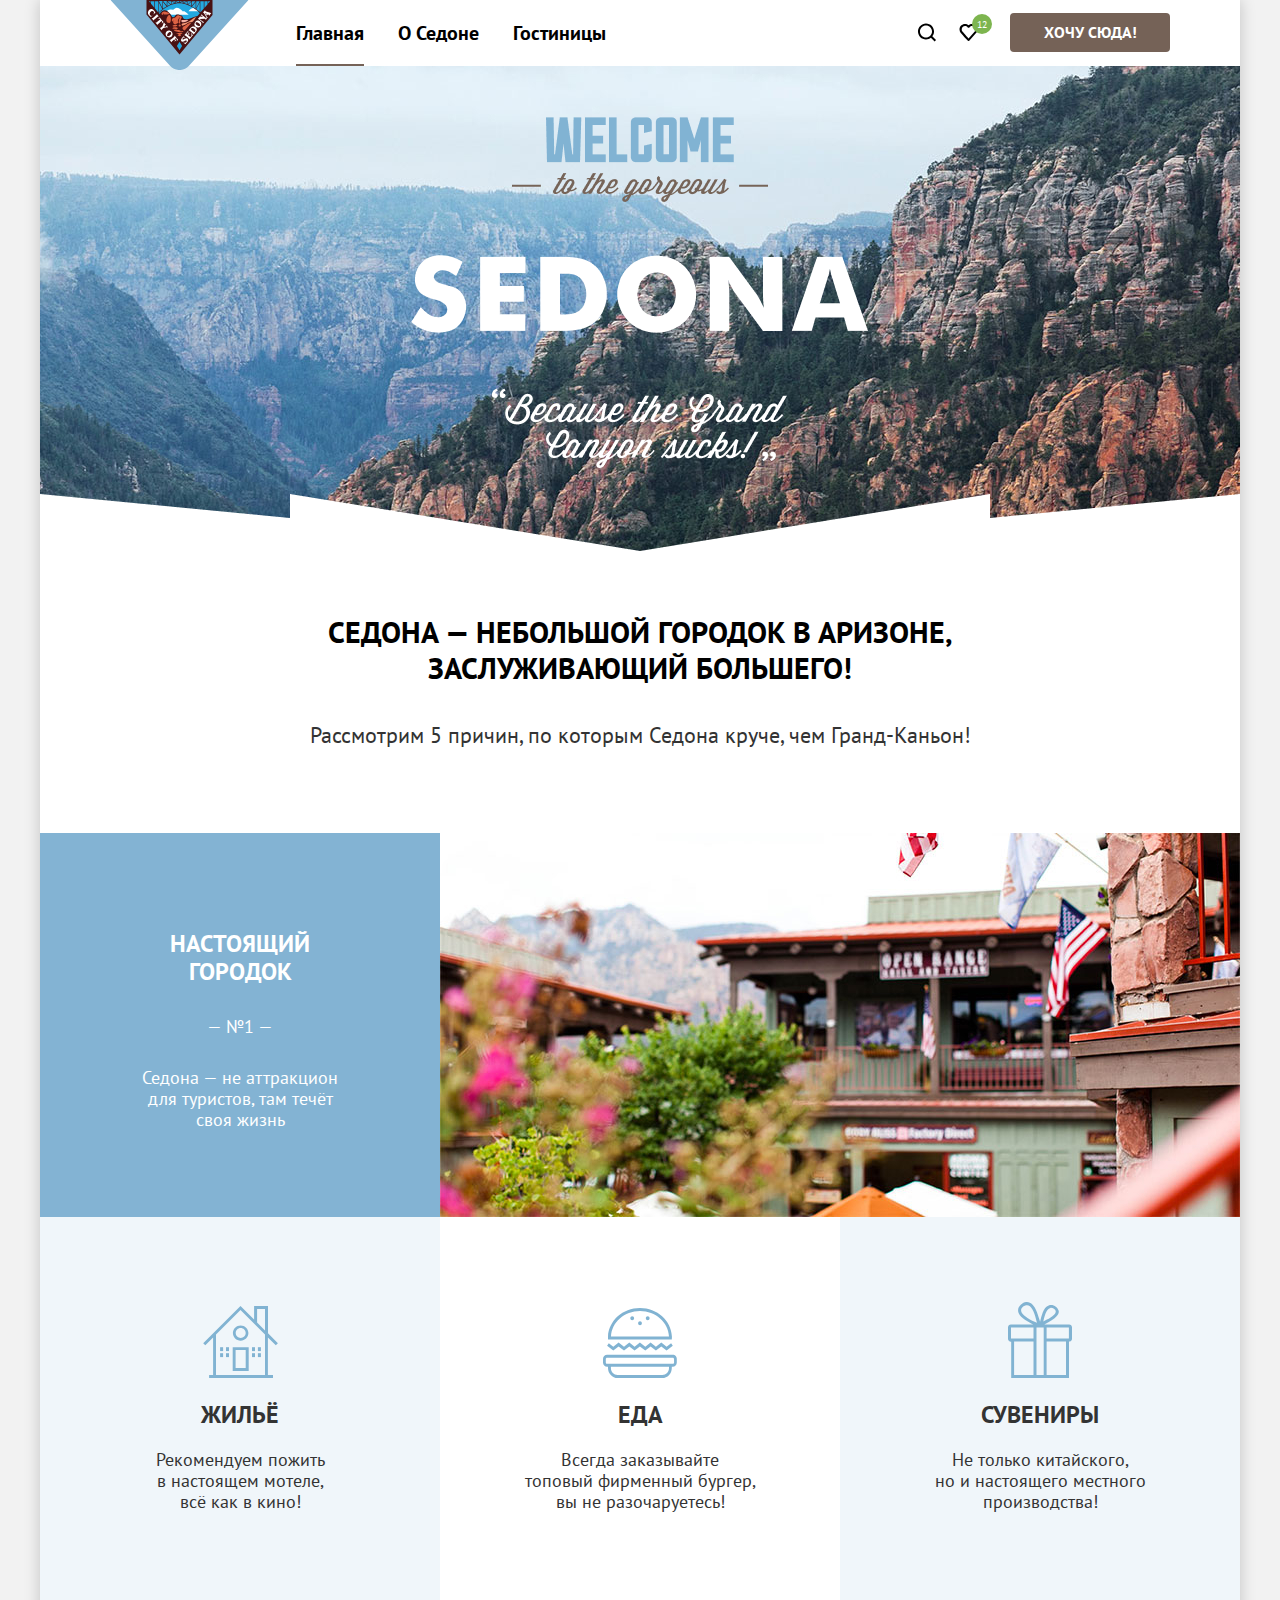
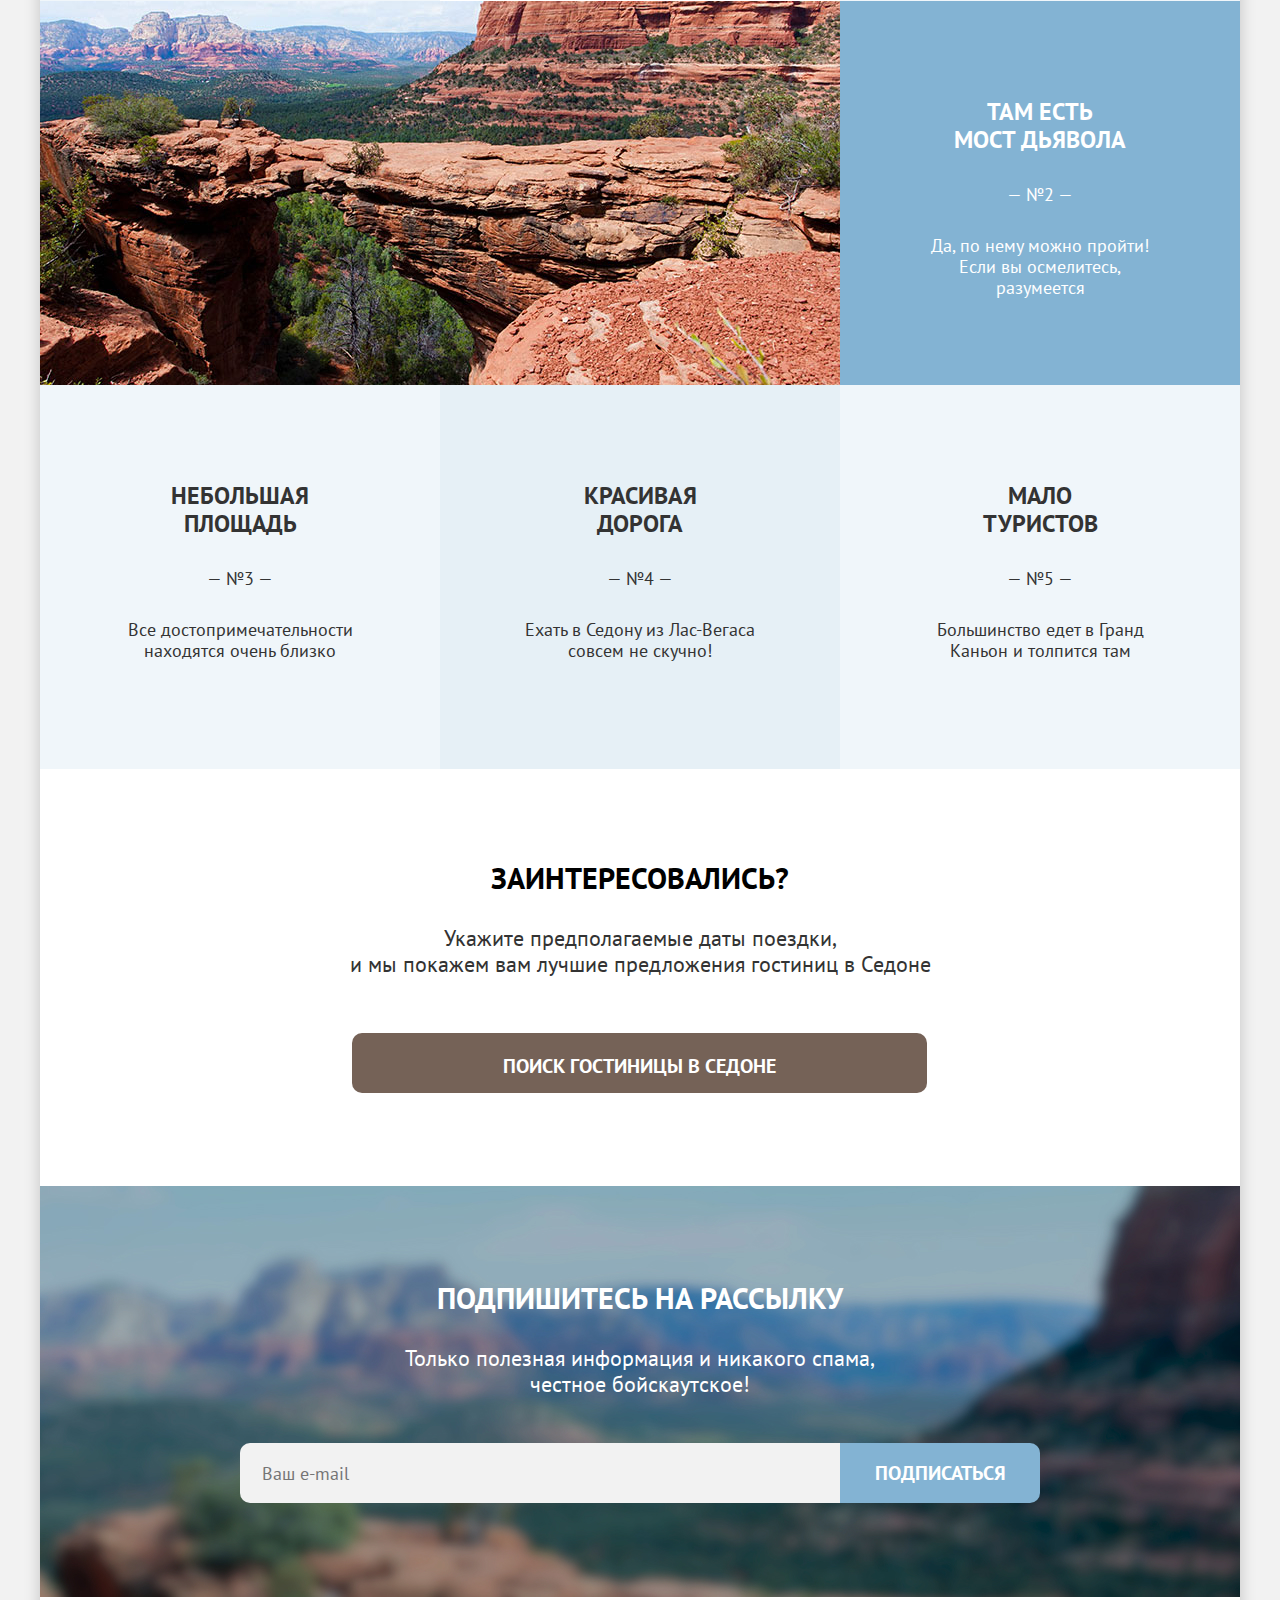
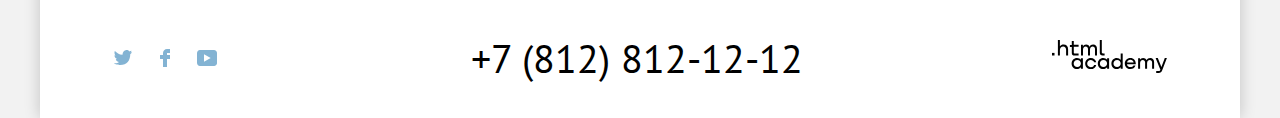
<file: index.html>
<!DOCTYPE html>
<html class="page" lang="ru">

<head>
  <meta charset="utf-8">
  <title>Седона - небольшой городок в Аризоне</title>
  <!-- <meta name="viewport" content="width=device-width, initial-scale=1"> -->
  <link rel="stylesheet" href="/css/style.css">
</head>

<body class="body">
  <header class="header">
    <nav class="navigation">
      <a class="logo-header">
        <img src="images/logo.svg" width="139" height="70" alt="Логотип города Седона">
      </a>

      <ul class="nav-list">
        <li class="nav-item">
          <a class="nav-link nav-active" href="#">Главная</a>
        </li>
        <li class="nav-item">
          <a class="nav-link" href="#">О Седоне</a>
        </li>
        <li class="nav-item">
          <a class="nav-link" href="catalog.html">Гостиницы</a>
        </li>
      </ul>

      <ul class="additional-menu">
        <li class="menu-item">
          <a class="additional-menu-btn search-btn" href="#">
            <span class="visually-hidden">Поиск</span>
            <svg class="svg-search" width="20" height="19" viewBox="0 0 20 19" fill="none"
              xmlns="http://www.w3.org/2000/svg">
              <path
                d="M19.0257 17.05L15.3152 13.35C16.318 12.05 17.02 10.35 17.02 8.44995C17.02 4.04995 13.4098 0.449951 8.99732 0.449951C4.58483 0.449951 0.974609 4.14995 0.974609 8.54995C0.974609 12.95 4.58483 16.55 8.99732 16.55C10.8024 16.55 12.5072 15.95 13.9112 14.85L17.6217 18.55L19.0257 17.05ZM8.99732 14.55C5.68795 14.55 2.98029 11.85 2.98029 8.54995C2.98029 5.24995 5.68795 2.54995 8.99732 2.54995C12.3067 2.54995 15.0143 5.24995 15.0143 8.54995C15.0143 11.85 12.3067 14.55 8.99732 14.55Z"
                fill="black" />
            </svg>
          </a>
        </li>
        <li class="menu-item">
          <a class="additional-menu-btn favourites-btn" href="#">
            <span class="visually-hidden">Избранное</span>
            <svg class="svg-like" width="19" height="17" viewBox="0 0 19 17" fill="none"
              xmlns="http://www.w3.org/2000/svg">
              <path
                d="M9.44382 17C9.14296 17 8.84211 16.9 8.64155 16.6C3.22622 10.5 1.92253 9.1 1.62168 8.7C0.91969 7.8 0.518555 6.6 0.518555 5.4C0.518555 2.4 2.92537 0 6.03416 0C7.33785 0 8.54126 0.5 9.5441 1.3C10.5469 0.5 11.8506 0 13.054 0C16.0625 0 18.5696 2.4 18.5696 5.4C18.5696 6.7 18.0682 7.9 17.266 8.8L10.2461 16.7C10.0455 16.9 9.84495 17 9.44382 17ZM3.42679 7.5C3.72764 7.9 6.93672 11.5 9.5441 14.4L15.7617 7.4C16.2631 6.9 16.4637 6.2 16.4637 5.4C16.4637 3.6 14.9594 2.1 13.1543 2.1C12.1515 2.1 11.1486 2.6 10.4467 3.4C10.1458 3.7 9.84495 3.8 9.5441 3.8C9.24325 3.8 8.9424 3.6 8.74183 3.4C8.03984 2.6 7.037 2.1 6.03416 2.1C4.22906 2.1 2.7248 3.6 2.7248 5.4C2.62452 6.3 3.02565 7 3.42679 7.5C3.3265 7.5 3.3265 7.5 3.42679 7.5Z"
                fill="black" />
            </svg>
          </a>
        </li>
        <li>
          <a class="additional-btn-brown button-brown button" href="#">Хочу сюда!</a>
        </li>
      </ul>
    </nav>
  </header>

  <main class="main-container main-index">
    <div class="page-container">
      <div class="welcome-info">
        <section class="welcome-section">
          <h1 class="visually-hidden">Туристический город Седона</h1>
          <img class="welcome-img" src="/images/welcome.png" alt="Добро пожаловать в город Седона" width="458"
            height="352">
        </section>
        <section class="main-info">
          <h3 class="visually-hidden">Седона - небольшой городок в Аризоне</h3>
          <p class="title info-title">Седона — небольшой городок в Аризоне,<br> заслуживающий большего!</p>
          <p class="info-content">Рассмотрим 5 причин, по которым Седона круче, чем Гранд-Каньон!</p>
        </section>
      </div>
    </div>

    <section class="advantages">
      <h2 class="visually-hidden">Преимущества Седоны</h2>
      <ul class="advantages-list">
        <li class="advantages-item item-1">
          <h3 class="advantages-title">Настоящий<br>городок</h3>
          <p class="advantages-description">— №1 —</p>
          <p class="advantages-description">
            Седона — не аттракцион<br> для туристов, там течёт <br> своя жизнь
          </p>
        </li>
        <li class="advantages-item advantages-item-large">
          <img class="advantages-img" src="/images/content/city-Sedona.jpg" width="800" height="384"
            alt="Заведения Седоны">
        </li>
      </ul>
    </section>

    <section class="advantages-services">
      <h2 class="visually-hidden">Преимущества Седоны - сервисы</h2>
      <ul class="services-list">
        <li class="service-item">
          <div>
            <svg class="svg-house" width="75" height="72" viewBox="0 0 75 72" fill="none"
              xmlns="http://www.w3.org/2000/svg">
              <g clip-path="url(#clip0_31915_398)">
                <path
                  d="M29.7 65H45.7V41.2H29.7C29.7 41.2 29.7 65 29.7 65ZM32.5999 44.0999H42.7V62.0999H32.5999V44.0999Z"
                  fill="#81B3D2" />
                <path
                  d="M72.8 39.3L74.9 37.2L65 27.3V0H51.0999V13.6L37.5 0L0.199951 37.2L2.29995 39.3L10.1 31.5V69.1H6.09995V72H70V69.1H64.9V31.5L72.8 39.3ZM62 69.1H13V28.5L37.5 4.1L62 28.5V69.1ZM62 24.4L54.0999 16.5V2.9H62V24.4Z"
                  fill="#81B3D2" />
                <path
                  d="M29.8999 27.1C29.8999 31.4 33.3999 34.8 37.5999 34.8C41.8999 34.8 45.3999 31.3 45.3999 27.1C45.3999 22.8 41.8999 19.4 37.5999 19.4C33.3999 19.4 29.8999 22.8 29.8999 27.1ZM37.6999 22.1C40.3999 22.1 42.6999 24.3 42.6999 27C42.6999 29.7 40.4999 31.9 37.6999 31.9C34.9999 31.9 32.6999 29.7 32.6999 27C32.6999 24.3 34.8999 22.1 37.6999 22.1Z"
                  fill="#81B3D2" />
                <path d="M20.1 41.2H17.1V45.0999H20.1V41.2Z" fill="#81B3D2" />
                <path d="M26 41.2H23V45.0999H26V41.2Z" fill="#81B3D2" />
                <path d="M20.1 47.2H17.1V51.0999H20.1V47.2Z" fill="#81B3D2" />
                <path d="M26 47.2H23V51.0999H26V47.2Z" fill="#81B3D2" />
                <path d="M52 41.2H49V45.0999H52V41.2Z" fill="#81B3D2" />
                <path d="M57.8999 41.2H54.8999V45.0999H57.8999V41.2Z" fill="#81B3D2" />
                <path d="M52 47.2H49V51.0999H52V47.2Z" fill="#81B3D2" />
                <path d="M57.8999 47.2H54.8999V51.0999H57.8999V47.2Z" fill="#81B3D2" />
              </g>
              <defs>
                <clipPath id="clip0_31915_398">
                  <rect width="75" height="72" fill="white" />
                </clipPath>
              </defs>
            </svg>
            <h4 class="title-service">Жильё</h4>
            <p class="description-service">Рекомендуем пожить<br>в настоящем мотеле,<br>всё как
              в
              кино!</p>
          </div>
        </li>
        <li class="service-item">
          <svg class="svg-food" width="74" height="70" viewBox="0 0 74 70" fill="none"
            xmlns="http://www.w3.org/2000/svg">
            <g clip-path="url(#clip0_31915_386)">
              <path
                d="M69.9 46.7H59.3H14.6H4.1C1.8 46.7 0 48.6 0 51V54.5C0 56.9 1.9 58.7999 4.1 58.7999H5V59.9C5 65.4 9.3 70 14.6 70H59.2C64.5 70 68.8 65.5 68.8 59.9V58.7999H69.7C72 58.7999 73.8 56.9 73.8 54.5V51C74 48.7 72.1 46.7 69.9 46.7ZM66 59.9C66 63.8 63 66.9 59.3 66.9H14.6C10.9 66.9 7.9 63.7 7.9 59.9V58.7999H66V59.9ZM71.1 54.5C71.1 55.2 70.5 55.7999 69.9 55.7999H68.9H66H8H5H4C3.3 55.7999 2.8 55.2 2.8 54.5V51C2.8 50.3 3.4 49.7 4 49.7H7.7H14.6H59.2H66.1H69.8C70.5 49.7 71 50.3 71 51C71.1 51 71.1 54.5 71.1 54.5Z"
                fill="#81B3D2" />
              <path
                d="M15.6 38.4L21 42.5L26.3 38.4L31.6 42.5L36.9 38.4L42.3 42.5L47.6 38.4L52.9 42.5L58.3 38.4L63.6 42.5L69.8 37.8L68.1 35.3L63.6 38.7L58.3 34.6L52.9 38.7L47.6 34.6L42.3 38.7L36.9 34.6L31.6 38.7L26.3 34.6L21 38.7L15.6 34.6L10.3 38.7L5.79998 35.3L4.09998 37.8L10.3 42.5L15.6 38.4Z"
                fill="#81B3D2" />
              <path
                d="M8 31.5H65.9H68.8C68.8 30.9 68.9 30.3 68.9 29.6C68.9 29.2 68.9 28.8 68.9 28.4C68.2 12.7 54.2 0 37 0C19.7 0 5.7 12.7 5 28.5C5 28.9 5 29.3 5 29.7C5 30.3 5 31 5.1 31.6H8V31.5ZM37 3C52.6 3 65.4 14.3 66 28.5H8C8.6 14.4 21.4 3 37 3Z"
                fill="#81B3D2" />
              <path
                d="M37 17.3C38.0493 17.3 38.9 16.4046 38.9 15.3C38.9 14.1955 38.0493 13.3 37 13.3C35.9506 13.3 35.1 14.1955 35.1 15.3C35.1 16.4046 35.9506 17.3 37 17.3Z"
                fill="#81B3D2" />
              <path
                d="M29.2001 12.2C30.2494 12.2 31.1 11.3045 31.1 10.2C31.1 9.09538 30.2494 8.19995 29.2001 8.19995C28.1507 8.19995 27.3 9.09538 27.3 10.2C27.3 11.3045 28.1507 12.2 29.2001 12.2Z"
                fill="#81B3D2" />
              <path
                d="M44.7001 12.2C45.7494 12.2 46.6 11.3045 46.6 10.2C46.6 9.09538 45.7494 8.19995 44.7001 8.19995C43.6507 8.19995 42.8 9.09538 42.8 10.2C42.8 11.3045 43.6507 12.2 44.7001 12.2Z"
                fill="#81B3D2" />
            </g>
            <defs>
              <clipPath id="clip0_31915_386">
                <rect width="74" height="70" fill="white" />
              </clipPath>
            </defs>
          </svg>
          <h4 class="title-service">Еда</h4>
          <p class="description-service">
            Всегда заказывайте<br>топовый фирменный бургер,<br>вы не разочаруетесь!
          </p>
        </li>
        <li class="service-item">
          <svg class="svg-souvenirs" width="64" height="76" viewBox="0 0 64 76" fill="none"
            xmlns="http://www.w3.org/2000/svg">
            <g clip-path="url(#clip0_31915_380)">
              <path
                d="M61.1 22.5H61H36.3C50.1 15.6 51.2 11.2 50.7 8.79997C49.5 4.79997 45 1.79997 40.7 3.39997C35.1 5.49997 33.6 13.8 32.1 19.8C30.1 13.7 28.3 5.99997 23.9 2.09997C22.6 0.999966 20.8 -0.200034 18.1 0.0999663C14.1 0.499966 8.3 5.49997 10.6 11.1C12.9 16.5 20.3 19.9 25.2 22.6H3.2H2.9C1.3 22.6 0 23.9 0 25.5V36.8C0 38.4 1.3 39.7 2.9 39.7H3.2V73V75.4V76H61V75.5V73V39.6H61.1C62.7 39.6 64 38.3 64 36.7V25.4C64 23.8 62.7 22.5 61.1 22.5ZM42.4 5.89997C44.5 5.59997 47.4 7.19997 47.7 9.09997C48.1 11.9 44.3 14.4 42.6 15.5C40.1 17.2 37.7 18.1 35.3 19.6C36.2 15.9 37.8 6.59997 42.4 5.89997ZM19.5 15.9C17.3 14.4 13 11.5 13.1 8.09997C13.2 4.49997 18.8 1.49997 21.9 4.19997C25.8 7.59997 27.6 15.3 29 20.8C25.8 19.3 22.7 18 19.5 15.9ZM25.5 73H6.1V39.6H25.5V73ZM25.5 36.5H3V25.5H25.5V36.5ZM35.7 36.5V39.5V73H28.5V39.6V36.6V25.6H35.7V36.5ZM58 73H38.6V39.6H58V73ZM60.9 36.5H38.6V25.5H60.9V36.5V36.5Z"
                fill="#81B3D2" />
            </g>
            <defs>
              <clipPath id="clip0_31915_380">
                <rect width="64" height="76" fill="white" />
              </clipPath>
            </defs>
          </svg>
          <h4 class="title-service">Сувениры</h4>
          <p class="description-service">
            Не только китайского,<br>но и настоящего местного<br>производства!
          </p>
        </li>
      </ul>
    </section>

    <section class="advantages">
      <ul class="advantages-list">
        <li class="advantages-item advantages-item-large">
          <img class="advantages-img" src="/images/content/devils-bridge.jpg" width="800" height="384"
            alt="Фото моста дьявола в городе Седона">
        </li>
        <li class="advantages-item item-2">
          <h3 class="advantages-title">Там есть<br> мост дьявола</h3>
          <p class="advantages-description">— №2 —</p>
          <p class="advantages-description">
            Да, по нему можно пройти!<br> Если вы осмелитесь,<br> разумеется
          </p>
        </li>
      </ul>
    </section>

    <section class="advantages">
      <ul class="advantages-list-inner">
        <li class="advantages-item item-3">
          <h3 class="advantages-title black">Небольшая<br> площадь</h3>
          <p class="advantages-description">— №3 —</p>
          <p class="advantages-description">
            Все достопримечательности<br> находятся очень близко
          </p>
        </li>

        <li class="advantages-item item-4">
          <h3 class="advantages-title">Красивая<br> дорога</h3>
          <p class="advantages-description">— №4 —</p>
          <p class="advantages-description">
            Ехать в Седону из Лас-Вегаса<br> совсем не скучно!
          </p>
        </li>

        <li class="advantages-item item-5">
          <h3 class="advantages-title black">Мало<br> туристов</h3>
          <p class="advantages-description">— №5 —</p>
          <p class="advantages-description">
            Большинство едет в Гранд<br> Каньон и толпится там
          </p>
        </li>
      </ul>
    </section>

    <!-- Блок поиска гостиницы -->
    <section class="hotels-search">
      <h3 class="visually-hidden">Поиск гостиницы</h3>
      <p class="title search-title">Заинтересовались?</p>
      <p class="search-description">
        Укажите предполагаемые даты поездки,<br>и мы покажем вам лучшие предложения гостиниц в Седоне
      </p>
      <a class="hotels-search-button button button-brown button-large" href="">Поиск гостиницы в Седоне</a>
    </section>

    <!-- Блок подписки на рассылку -->
    <section class="subscription-main">
      <h2 class="title subscription-title">Подпишитесь на рассылку</h2>
      <p class="subscription-description">
        Только полезная информация и никакого спама,<br> честное бойскаутское!
      </p>
      <form class="subscription-main-form" action="https://echo.htmlacademy.ru/" method="post">
        <label class="subscription-main-field field">
          <input class="field-input" type="email" name="email" placeholder="Ваш e-mail">
        </label>
        <button class="button button-large btn-submit" type="submit">Подписаться</button>
      </form>
    </section>
  </main>

  <!-- Подвал главной страницы -->
  <footer class="main-footer">
    <div class="footer-container">
      <ul class="social-list">
        <li class="social-item">
          <a class="social-link" href="https://twitter.com/htmlacademy_ru">
            <span class="visually-hidden">Twitter</span>
            <svg class="svg-social" width="18" height="15" viewBox="0 0 18 15" fill="none"
              xmlns="http://www.w3.org/2000/svg">
              <g clip-path="url(#clip0_24196_690)">
                <path
                  d="M11.6 0.200056C13.4 -0.299944 14.8 0.500056 15.4 1.40006C16.1 1.20006 16.8 0.900056 17.5 0.700056C17.5 1.60006 16.9 2.20006 16.6 2.50006C17.3 2.60006 18 1.90006 18 1.90006C17.8 2.90006 16.9 3.70006 16.3 3.90006C16.1 10.7001 13 15.1001 5.7 15.0001C5.1 15.0001 5.8 15.0001 5.2 15.0001C4.8 15.0001 0.8 14.5001 0 13.1001C2.4 13.3001 4.1 12.7001 5 11.9001C4 11.6001 2.1 11.5001 1.8 9.00006C2.2 9.10006 2.4 9.20006 3.1 9.10006C1.8 8.30006 0.4 7.50006 0.5 5.30006C0.8 5.60006 1.6 5.80006 1.9 5.80006C1.1 5.60006 -0.2 2.50006 0.9 0.900056C2.8 2.80006 4.9 4.50006 8.5 4.70006C8.7 2.30006 9.7 0.800056 11.6 0.200056Z"
                  fill="#83B3D3" />
              </g>
              <defs>
                <clipPath id="clip0_24196_690">
                  <rect width="18" height="15" fill="white" />
                </clipPath>
              </defs>
            </svg>
          </a>
        </li>
        <li class="social-item">
          <a class="social-link" href="https://www.facebook.com/htmlacademy">
            <span class="visually-hidden">Facebook</span>
            <svg class="svg-social" width="10" height="18" viewBox="0 0 10 18" fill="none"
              xmlns="http://www.w3.org/2000/svg">
              <g clip-path="url(#clip0_24196_688)">
                <path d="M7 0C4.8 0 3 1.8 3 4V6H0V10H3V18H7V10H10V6H7V4H10V0H7Z" fill="#83B3D3" />
              </g>
              <defs>
                <clipPath id="clip0_24196_688">
                  <rect width="10" height="18" fill="white" />
                </clipPath>
              </defs>
            </svg>
          </a>
        </li>
        <li class="social-item">
          <a class="social-link" href="https://www.youtube.com/c/HTMLAcademyRUS">
            <span class="visually-hidden">YouTube</span>
            <svg class="svg-social" width="20" height="16" viewBox="0 0 20 16" fill="none"
              xmlns="http://www.w3.org/2000/svg">
              <g clip-path="url(#clip0_24196_686)">
                <path
                  d="M17 0H2.9C1.2 0 0 1.5 0 3.2V12.7C0 14.5 1.2 16 2.9 16H17.2C18.7 16 20.1 14.5 20.1 12.8V3.2C19.9 1.5 18.7 0 17 0ZM7 11.8V4.2L13.7 8L7 11.8Z"
                  fill="#83B3D3" />
              </g>
              <defs>
                <clipPath id="clip0_24196_686">
                  <rect width="20" height="16" fill="white" />
                </clipPath>
              </defs>
            </svg>
          </a>
        </li>
      </ul>

      <a class="footer-phone" href="tel:+78128121212">+7 (812) 812-12-12</a>

      <a class="footer-developer" href="https://htmlacademy.ru/">
        <img src="images/logo_htmlacademy.svg" width="115" height="34" alt="Разработано HTML Academy">
      </a>
    </div>
  </footer>
</body>

</html>
</file>
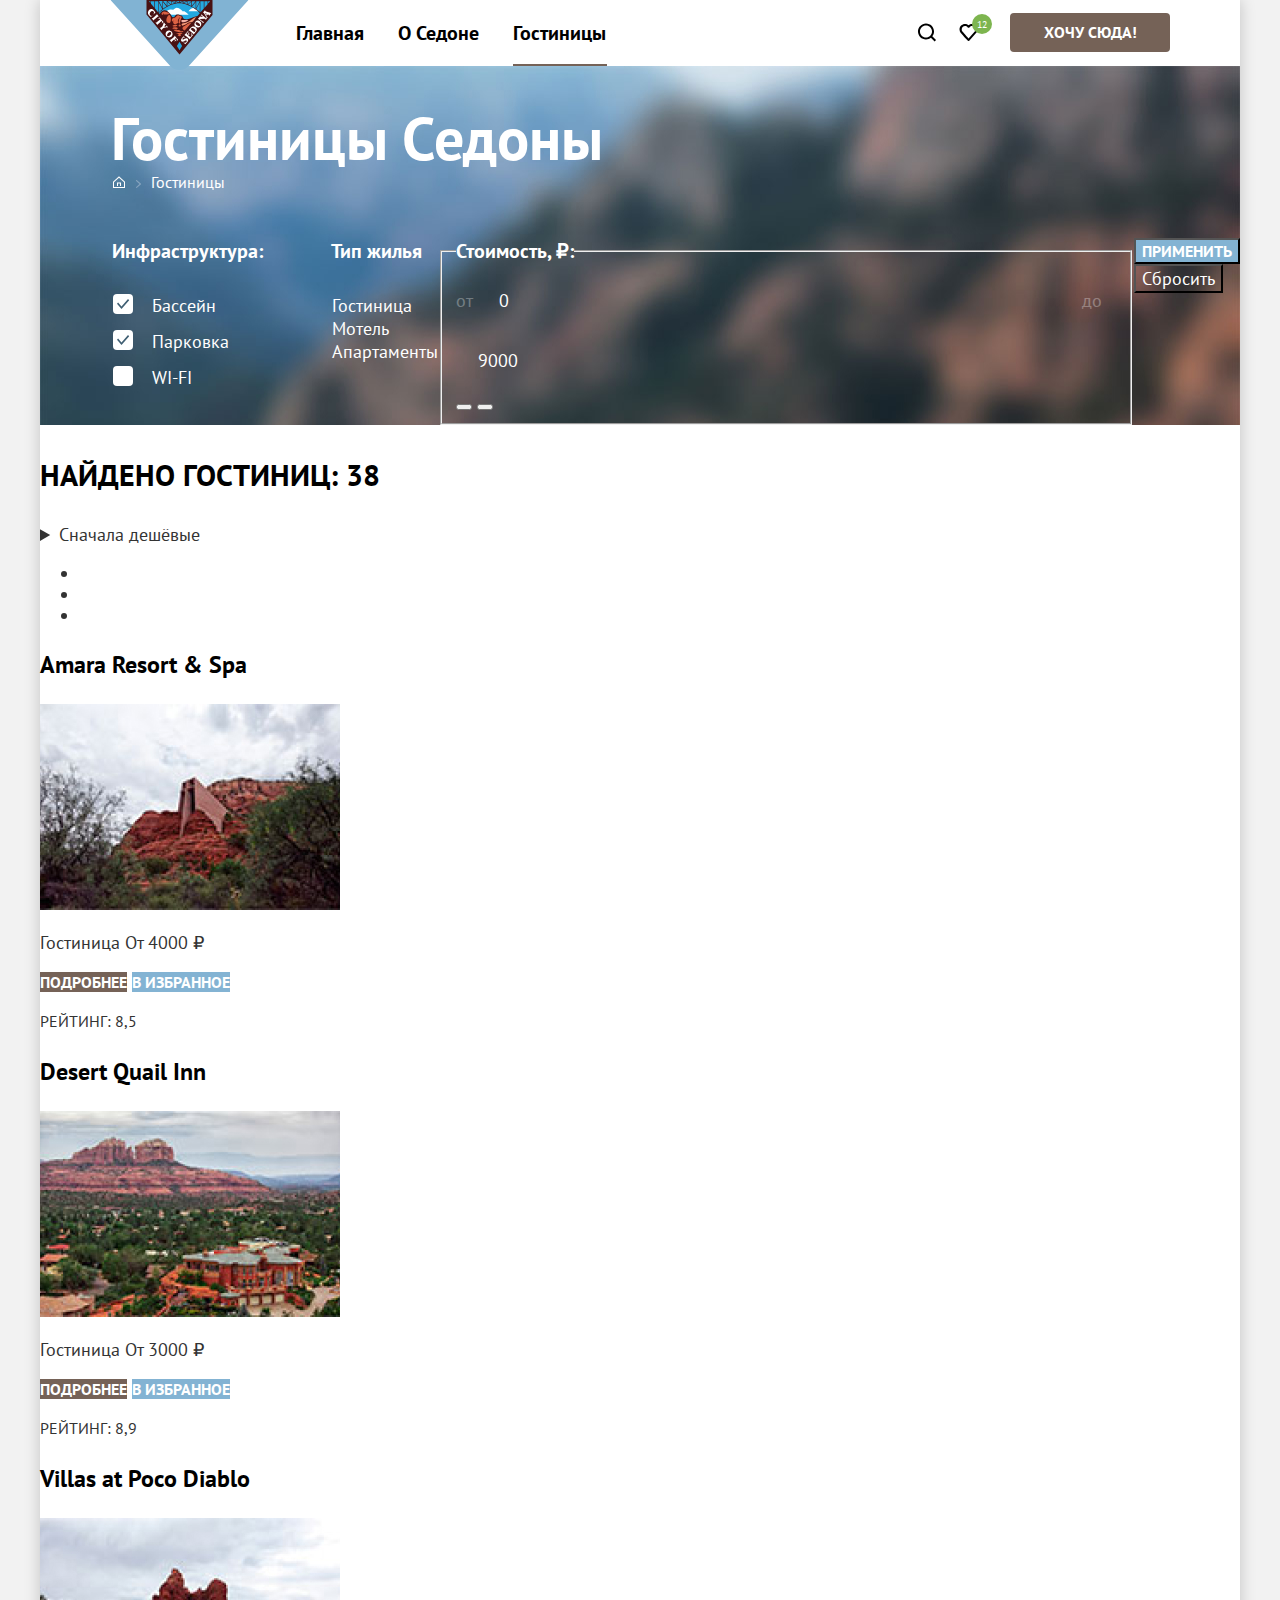
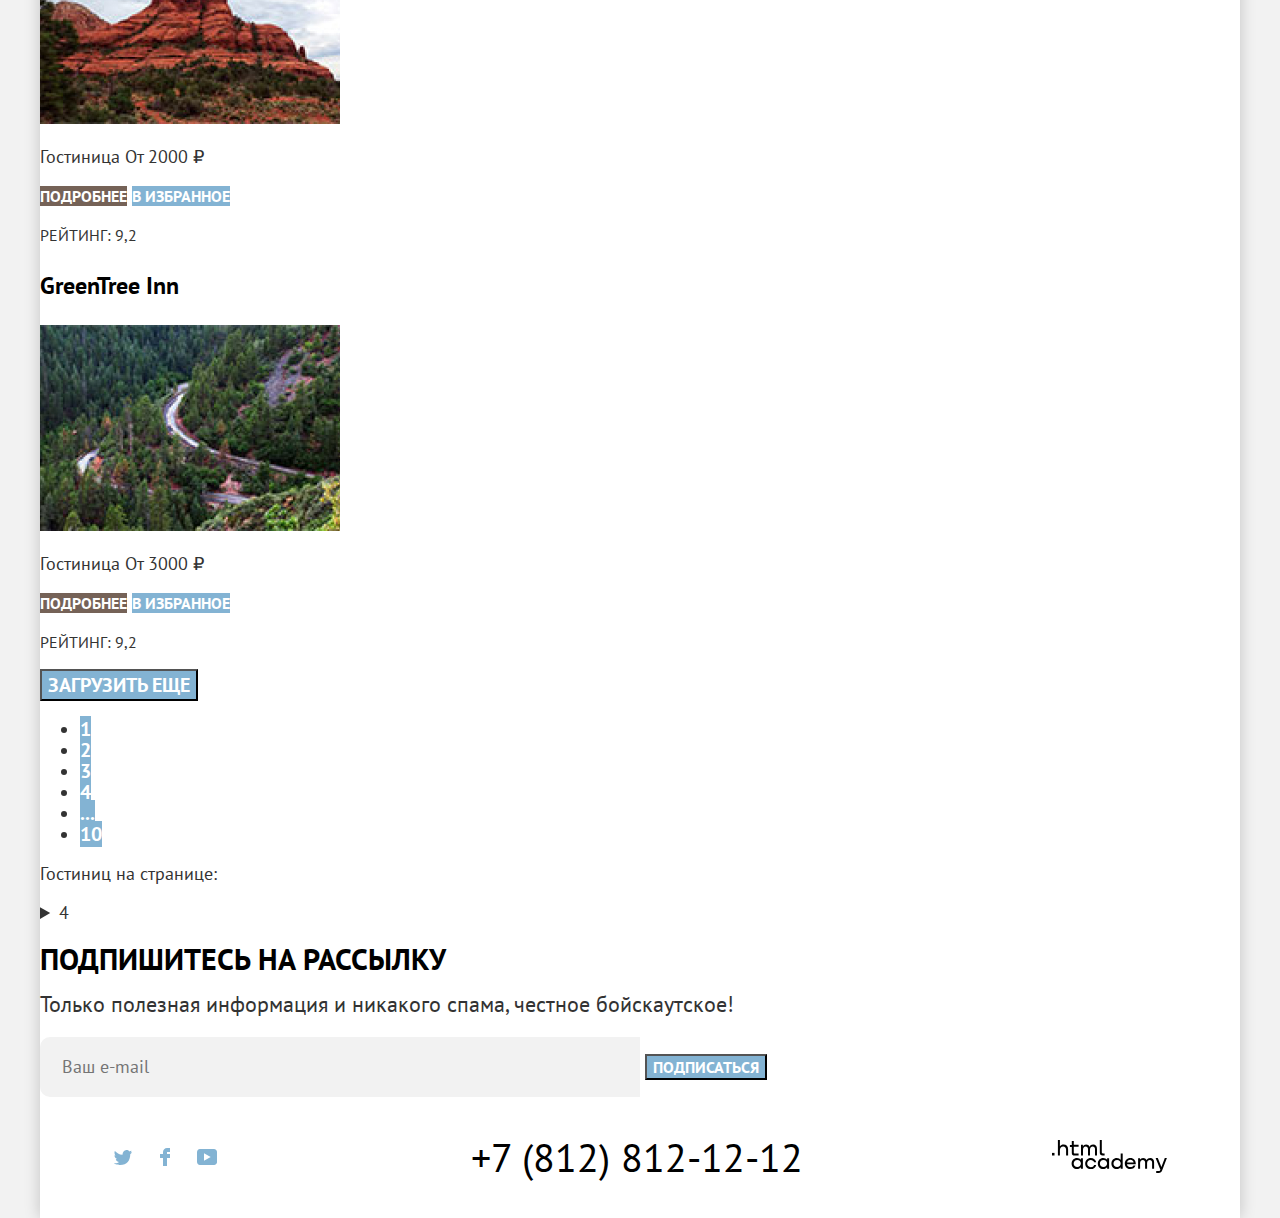
<file: catalog.html>
<!DOCTYPE html>
<html class="page" lang="ru">

<head>
  <meta charset="utf-8">
  <meta name="viewport" content="width=device-width, initial-scale=1">
  <link rel="stylesheet" href="/css/style.css">
  <title>Гостиницы Седоны</title>
</head>

<body class="body">
  <header class="header">
    <nav class="navigation">
      <a class="logo-header">
        <img src="images/logo.svg" width="139" height="70" alt="Логотип города Седона">
      </a>

      <ul class="nav-list">
        <li class="nav-item">
          <a class="nav-link" href="index.html">Главная</a>
        </li>
        <li class="nav-item">
          <a class="nav-link" href="#">О Седоне</a>
        </li>
        <li class="nav-item">
          <a class="nav-link nav-link-catalog" href="catalog.html">Гостиницы</a>
        </li>
      </ul>

      <ul class="additional-menu">
        <li class="menu-item">
          <a class="additional-menu-btn search-btn" href="#">
            <span class="visually-hidden">Поиск</span>
            <svg class="svg-search" width="20" height="19" viewBox="0 0 20 19" fill="none"
              xmlns="http://www.w3.org/2000/svg">
              <path
                d="M19.0257 17.05L15.3152 13.35C16.318 12.05 17.02 10.35 17.02 8.44995C17.02 4.04995 13.4098 0.449951 8.99732 0.449951C4.58483 0.449951 0.974609 4.14995 0.974609 8.54995C0.974609 12.95 4.58483 16.55 8.99732 16.55C10.8024 16.55 12.5072 15.95 13.9112 14.85L17.6217 18.55L19.0257 17.05ZM8.99732 14.55C5.68795 14.55 2.98029 11.85 2.98029 8.54995C2.98029 5.24995 5.68795 2.54995 8.99732 2.54995C12.3067 2.54995 15.0143 5.24995 15.0143 8.54995C15.0143 11.85 12.3067 14.55 8.99732 14.55Z"
                fill="black" />
            </svg>
          </a>
        </li>
        <li class="menu-item">
          <a class="additional-menu-btn favourites-btn" href="#">
            <span class="visually-hidden">Избранное</span>
            <svg class="svg-like" width="19" height="17" viewBox="0 0 19 17" fill="none"
              xmlns="http://www.w3.org/2000/svg">
              <path
                d="M9.44382 17C9.14296 17 8.84211 16.9 8.64155 16.6C3.22622 10.5 1.92253 9.1 1.62168 8.7C0.91969 7.8 0.518555 6.6 0.518555 5.4C0.518555 2.4 2.92537 0 6.03416 0C7.33785 0 8.54126 0.5 9.5441 1.3C10.5469 0.5 11.8506 0 13.054 0C16.0625 0 18.5696 2.4 18.5696 5.4C18.5696 6.7 18.0682 7.9 17.266 8.8L10.2461 16.7C10.0455 16.9 9.84495 17 9.44382 17ZM3.42679 7.5C3.72764 7.9 6.93672 11.5 9.5441 14.4L15.7617 7.4C16.2631 6.9 16.4637 6.2 16.4637 5.4C16.4637 3.6 14.9594 2.1 13.1543 2.1C12.1515 2.1 11.1486 2.6 10.4467 3.4C10.1458 3.7 9.84495 3.8 9.5441 3.8C9.24325 3.8 8.9424 3.6 8.74183 3.4C8.03984 2.6 7.037 2.1 6.03416 2.1C4.22906 2.1 2.7248 3.6 2.7248 5.4C2.62452 6.3 3.02565 7 3.42679 7.5C3.3265 7.5 3.3265 7.5 3.42679 7.5Z"
                fill="black" />
            </svg>
          </a>
        </li>
        <li>
          <a class="additional-btn-brown button-brown button" href="#">Хочу сюда!</a>
        </li>
      </ul>
    </nav>
  </header>

  <main class="main-container catalog-page">
    <div class="catalog-container">
      <header class="breadcrumbs">
        <h1 class="breadcrumbs-title">Гостиницы Седоны</h1>
        <ul class="breadcrumbs-list">
          <li class="breadcrumbs-item">
            <a class="breadcrumbs-link" href="index.html">
              <span class="visually-hidden">Главная страница</span>
              <svg class="svg-breadcrumbs-home" width="12" height="12" viewBox="0 0 12 12" fill="none"
                xmlns="http://www.w3.org/2000/svg">
                <g clip-path="url(#clip0_31961_567)">
                  <path d="M6 0.300049L0 5.80005V12H12V5.80005L6 0.300049ZM11 11H1V6.20005L6 1.70005L11 6.20005V11Z"
                    fill="white" />
                  <path d="M4 10H5V7.5H7V10H8V6.5H4V10Z" fill="white" />
                </g>
                <defs>
                  <clipPath id="clip0_31961_567">
                    <rect width="12" height="12" fill="white" />
                  </clipPath>
                </defs>
              </svg>
            </a>
          </li>
          <li class="breadcrumbs-item">
            <svg class="svg-breadcrumbs-nav" width="5" height="8" viewBox="0 0 5 8" fill="none"
              xmlns="http://www.w3.org/2000/svg">
              <g opacity="0.3" clip-path="url(#clip0_31961_571)">
                <path
                  d="M4.79998 3.60005L0.999984 0.200049C0.799984 4.88311e-05 0.399984 4.88311e-05 0.0999836 0.200049C-0.200016 0.400049 -0.100016 0.800049 0.0999836 1.00005L3.39998 4.00005L0.199984 7.00005C-1.63764e-05 7.20005 -1.63764e-05 7.60005 0.199984 7.80005C0.199984 7.90005 0.499984 8.00005 0.599984 8.00005C0.699984 8.00005 0.899984 7.90005 0.999984 7.80005L4.79998 4.40005C5.09998 4.20005 5.09998 3.80005 4.79998 3.60005Z"
                  fill="white" />
              </g>
              <defs>
                <clipPath id="clip0_31961_571">
                  <rect width="5" height="8" fill="white" />
                </clipPath>
              </defs>
            </svg>
          </li>
          <li class="breadcrumbs-item">
            <a class="breadcrumbs-link" href="catalog.html">
              Гостиницы
            </a>
          </li>
        </ul>
      </header>
      <!-- ФИЛЬТРЫ -->
      <section class="filter">
        <h2 class="visually-hidden">Список гостиниц с фильтрами</h2>
        <form class="catalog-filter" action="https://echo.htmlacademy.ru/" method="get">
          <fieldset class="catalog-filter-group filter-infrastructure">
            <!-- Фильтр инфраструктура -->
            <!-- Переделать чекбоксы -->
            <legend class="catalog-filter-title title-infrastructure">Инфраструктура:</legend>
            <ul class="catalog-filter-list">
              <li class="ifrastructure-item ">
                <label class="infrastructure">
                  <input class="visually-hidden infrastructure-input" type="checkbox" checked name="infrastructure[]"
                    value="swimming-pool">
                  <span class="svg-checkbox"></span>
                  <span class="checkbox-title">Бассейн</span>
                </label>
              </li>
              <li class="ifrastructure-item">
                <label class="infrastructure">
                  <input class="visually-hidden infrastructure-input" type="checkbox" checked name="infrastructure[]"
                    value="parking">
                  <span class="svg-checkbox"></span>
                  <span class="checkbox-title">Парковка</span>
                </label>
              </li>
              <li class="ifrastructure-item">
                <label class="infrastructure">
                  <input class="visually-hidden infrastructure-input" type="checkbox" name="infrastructure[]"
                    value="wi-fi">
                  <span class="svg-checkbox"></span>
                  <span class="checkbox-title">WI-FI</span>
                </label>
              </li>
            </ul>
          </fieldset>
          <!-- Фильтр тип жилья -->
          <fieldset class="catalog-filter-group filter-type-house">
            <legend class="catalog-filter-title">Тип жилья</legend>
            <ul class="catalog-filter-list">
              <li class="catalog-filter-item">
                <label class="control">
                  <input class="visually-hidden control-input" type="radio" checked name="hotel">
                  <span class="control-label">Гостиница</span>
                </label>
              </li>
              <li class="catalog-filter-item">
                <label class="control">
                  <input class="visually-hidden control-input" type="radio" name="motel">
                  <span class="control-label">Мотель</span>
                </label>
              </li>
              <li class="catalog-filter-item">
                <label class="control">
                  <input class="visually-hidden control-input" type="radio" name="Apartments">
                  <span class="control-label">Апартаменты</span>
                </label>
              </li>
            </ul>
          </fieldset>
          <!-- Фильтр стоимость -->
          <fieldset class="catalog-filter-group">
            <legend class="catalog-filter-title">Стоимость, ₽:</legend>
            <div class="range">
              <label class="range-field">
                <span class="range-title range-transparent">от</span>
                <input class="range-input input-transparent" type="number" name="min-price" value="0" min="0"
                  max="10000" step="100">
              </label>

              <label class="range-field">
                <span class="range-title range-transparent">до</span>
                <input class="range-input input-transparent" type="number" name="max-price" value="9000" min="0"
                  max="10000" step="100">
              </label>

              <div class="range-slider">
                <button class="range-toggle toggle-min" type="button">
                  <span class="visually-hidden">Изменить минимальную цену.</span>
                </button>
                <button class="range-toggle toggle-max" type="button">
                  <span class="visually-hidden">Изменить максимальную цену.</span>
                </button>
              </div>
            </div>
          </fieldset>

          <div class="filter-buttons">
            <button class="button" type="submit">Применить</button>
            <!-- Задать класс для прозрачной кнопки -->
            <button class="button-reset" type="submit">Сбросить</button>
          </div>
        </form>
      </section>
    </div>

    <!-- Сортировка -->
    <!-- Возможно придется переделать форму -->
    <section class="sorting">
      <h2 class="visually-hidden">Результаты поиска</h2>
      <p class="sorting-result-title">Найдено гостиниц: 38</p>

      <details class="sorting-form">
        <summary class="button-select">Сначала дешёвые</summary>

        <ul class="select-list">
          <li class="select-item select-item-active">
            <a class="select-option" href="#">Сначала дешёвые</a>
          </li>
          <li class="select-item">
            <a class="select-option" href="#">Сначала дорогие</a>
          </li>
          <li class="select-item">
            <a class="select-option" href="#">Сначала популярные</a>
          </li>
          <li class="select-item">
            <a class="select-option" href="#">Сначала комфортные</a>
          </li>
        </ul>
      </details>

      <!-- Способ отображения результатов -->
      <ul class="mode-list">
        <li class="mode-item mode-item-active">
          <a class="mode-link">
            <span class="visually-hidden">Карточками</span>
          </a>
        </li>
        <li class="mode-item">
          <a class="mode-link" href="#">
            <span class="visually-hidden">Слайдами</span>
          </a>
        </li>
        <li class="mode-item">
          <a class="mode-link" href="#">
            <span class="visually-hidden">Списком</span>
          </a>
        </li>
      </ul>


      <!-- Карточки гостиниц -->
      <h3 class="visually-hidden">Список гостиниц</h3>

      <article class="hotel-card">
        <h4 class="hotel-card-title">
          <a class="hotel-card-link" href="#">
            Amara Resort & Spa
          </a>
        </h4>

        <img class="hotel-card-image" src="/images/content/hotel-1.jpg" width="300" height="206"
          alt="Amara Resort & Spa">

        <p class="hotel-card-description">
          <span class="card-description-title">Гостиница</span>
          <span class="card-description-price">От 4000 ₽</span>
        </p>

        <a class="button button-brown" href="#">Подробнее</a>
        <a class="button" href="#">В избранное</a>

        <p class="stars stars-four">
          <span class="visually-hidden">4 звезды</span>
        </p>
        <p class="hotel-card-rating">Рейтинг: 8,5</p>
      </article>

      <article class="hotel-card">
        <h4 class="hotel-card-title">
          <a class="hotel-card-link" href="#">
            Desert Quail Inn
          </a>
        </h4>

        <img class="hotel-card-image" src="/images/content/hotel-2.jpg" width="300" height="206" alt="Desert Quail Inn">

        <p class="hotel-card-description">
          <span class="card-description-title">Гостиница</span>
          <span class="card-description-price">От 3000 ₽</span>
        </p>

        <a class="button button-brown" href="#">Подробнее</a>
        <a class="button" href="#">В избранное</a>

        <p class="stars stars-three">
          <span class="visually-hidden">3 звезды</span>
        </p>
        <p class="hotel-card-rating">Рейтинг: 8,9</p>
      </article>

      <article class="hotel-card">
        <h4 class="hotel-card-title">
          <a class="hotel-card-link" href="#">
            Villas at Poco Diablo
          </a>
        </h4>

        <img class="hotel-card-image" src="/images/content/hotel-3.jpg" width="300" height="206"
          alt="Villas at Poco Diablo">

        <p class="hotel-card-description">
          <span class="card-description-title">Гостиница</span>
          <span class="card-description-price">От 2000 ₽</span>
        </p>

        <a class="button button-brown" href="#">Подробнее</a>
        <a class="button" href="#">В избранное</a>

        <p class="stars stars-two">
          <span class="visually-hidden">2 звезды</span>
        </p>
        <p class="hotel-card-rating">Рейтинг: 9,2</p>
      </article>

      <article class="hotel-card">
        <h4 class="hotel-card-title">
          <a class="hotel-card-link" href="#">
            GreenTree Inn
          </a>
        </h4>

        <img class="hotel-card-image" src="/images/content/hotel-4.jpg" width="300" height="206" alt="GreenTree Inn">

        <p class="hotel-card-description">
          <span class="card-description-title">Гостиница</span>
          <span class="card-description-price">От 3000 ₽</span>
        </p>

        <a class="button button-brown" href="#">Подробнее</a>
        <a class="button" href="#">В избранное</a>

        <p class="stars stars-two">
          <span class="visually-hidden">2 звезды</span>
        </p>
        <p class="hotel-card-rating">Рейтинг: 9,2</p>
      </article>

      <button class="button button-large" type="button">Загрузить еще</button>

      <!-- Пагинация -->
      <section class="pagination">
        <h3 class="visually-hidden">Список страниц</h3>
        <ul class="pagination-list">
          <li class="pagination-item">
            <a class="pagination-link link-current" href="#">1</a>
          </li>
          <li class="pagination-item">
            <a class="pagination-link" href="#">2</a>
          </li>
          <li class="pagination-item">
            <a class="pagination-link" href="#">3</a>
          </li>
          <li class="pagination-item">
            <a class="pagination-link" href="#">4</a>
          </li>
          <li class="pagination-item">
            <a class="pagination-link" href="#">...</a>
          </li>
          <li class="pagination-item">
            <a class="pagination-link" href="#">10</a>
          </li>
        </ul>
        <!-- Сколько показывать гостиниц в фильтре -->
        <div class="shown-pieces">
          <h3 class="visually-hidden">Сколько гостиниц показывать на странице</h3>
          <p class="shown-pieces-title">Гостиниц на странице:</p>
          <details class="select-shown-pieces">
            <summary class="select-button">4</summary>

            <ul class="select-menu">
              <li class="select-item select-item-active">
                <a class="select-option" href="#">5</a>
              </li>
              <li class="select-item">
                <a class="select-option" href="#">6</a>
              </li>
              <li class="select-item">
                <a class="select-option" href="#">9</a>
              </li>
              <li class="select-item">
                <a class="select-option" href="#">12</a>
              </li>
            </ul>
          </details>
        </div>
      </section>
    </section>

    <!-- Блок подписки на рассылку -->
    <section class="mailing-main-catalog">
      <h2 class="mailing-main-title">Подпишитесь на рассылку</h2>
      <p class="mailing-main-description">
        Только полезная информация и никакого спама, честное бойскаутское!
      </p>
      <form class="mailing-main-form" action="https://echo.htmlacademy.ru/" method="post">
        <input class="field-input" type="email" name="email" placeholder="Ваш e-mail">
        <button class="button" type="submit">Подписаться</button>
      </form>
    </section>
  </main>

  <!-- Подвал сайта -->
  <footer class="main-footer">
    <div class="footer-container">
      <ul class="social-list">
        <li class="social-item">
          <a class="social-link" href="https://twitter.com/htmlacademy_ru">
            <span class="visually-hidden">Twitter</span>
            <svg class="svg-social" width="18" height="15" viewBox="0 0 18 15" fill="none"
              xmlns="http://www.w3.org/2000/svg">
              <g clip-path="url(#clip0_24196_690)">
                <path
                  d="M11.6 0.200056C13.4 -0.299944 14.8 0.500056 15.4 1.40006C16.1 1.20006 16.8 0.900056 17.5 0.700056C17.5 1.60006 16.9 2.20006 16.6 2.50006C17.3 2.60006 18 1.90006 18 1.90006C17.8 2.90006 16.9 3.70006 16.3 3.90006C16.1 10.7001 13 15.1001 5.7 15.0001C5.1 15.0001 5.8 15.0001 5.2 15.0001C4.8 15.0001 0.8 14.5001 0 13.1001C2.4 13.3001 4.1 12.7001 5 11.9001C4 11.6001 2.1 11.5001 1.8 9.00006C2.2 9.10006 2.4 9.20006 3.1 9.10006C1.8 8.30006 0.4 7.50006 0.5 5.30006C0.8 5.60006 1.6 5.80006 1.9 5.80006C1.1 5.60006 -0.2 2.50006 0.9 0.900056C2.8 2.80006 4.9 4.50006 8.5 4.70006C8.7 2.30006 9.7 0.800056 11.6 0.200056Z"
                  fill="#83B3D3" />
              </g>
              <defs>
                <clipPath id="clip0_24196_690">
                  <rect width="18" height="15" fill="white" />
                </clipPath>
              </defs>
            </svg>
          </a>
        </li>
        <li class="social-item">
          <a class="social-link" href="https://www.facebook.com/htmlacademy">
            <span class="visually-hidden">Facebook</span>
            <svg class="svg-social" width="10" height="18" viewBox="0 0 10 18" fill="none"
              xmlns="http://www.w3.org/2000/svg">
              <g clip-path="url(#clip0_24196_688)">
                <path d="M7 0C4.8 0 3 1.8 3 4V6H0V10H3V18H7V10H10V6H7V4H10V0H7Z" fill="#83B3D3" />
              </g>
              <defs>
                <clipPath id="clip0_24196_688">
                  <rect width="10" height="18" fill="white" />
                </clipPath>
              </defs>
            </svg>
          </a>
        </li>
        <li class="social-item">
          <a class="social-link" href="https://www.youtube.com/c/HTMLAcademyRUS">
            <span class="visually-hidden">YouTube</span>
            <svg class="svg-social" width="20" height="16" viewBox="0 0 20 16" fill="none"
              xmlns="http://www.w3.org/2000/svg">
              <g clip-path="url(#clip0_24196_686)">
                <path
                  d="M17 0H2.9C1.2 0 0 1.5 0 3.2V12.7C0 14.5 1.2 16 2.9 16H17.2C18.7 16 20.1 14.5 20.1 12.8V3.2C19.9 1.5 18.7 0 17 0ZM7 11.8V4.2L13.7 8L7 11.8Z"
                  fill="#83B3D3" />
              </g>
              <defs>
                <clipPath id="clip0_24196_686">
                  <rect width="20" height="16" fill="white" />
                </clipPath>
              </defs>
            </svg>
          </a>
        </li>
      </ul>

      <a class="footer-phone" href="tel:+78128121212">+7 (812) 812-12-12</a>

      <a class="footer-developer" href="https://htmlacademy.ru/">
        <img src="images/logo_htmlacademy.svg" width="115" height="34" alt="Разработано HTML Academy">
      </a>
    </div>
  </footer>
</body>

</html>
</file>
<file: css/style.css>
@font-face {
  font-family: 'PT Sans';
  font-style: normal;
  font-weight: 400;
  src: url("/fonts/ptsans-400.woff2") format("woff2");
  font-display: swap;
}

@font-face {
  font-family: 'PT Sans';
  font-style: normal;
  font-weight: 700;
  src: url("/fonts/ptsans-700.woff2") format("woff2");
  font-display: swap;
}

/* General */

.page {
  height: 100%;
  background-color: #F2F2F2;
}

.body {
  display: flex;
  flex-direction: column;
  min-height: 100%;
  background-color: #FFFFFF;
  width: 1200px;
  font-family: "PT Sans", sans-serif;
  font-size: 18px;
  line-height: 21px;
  color: #333333;
  margin: 0px auto;
  box-shadow: 0px 0px 15px rgb(0 0 0 / 20%);
}

.visually-hidden {
  position: absolute;
  width: 1px;
  height: 1px;
  margin: -1px;
  padding: 0;
  border: 0;
  clip: rect(0 0 0 0);
  overflow: hidden;
}

.title {
  font-weight: 700;
  font-size: 30px;
  line-height: 36px;
  text-align: center;
  text-transform: uppercase;
  color: #000000;
}


/* Buttons */

.button {
  font-family: inherit;
  font-size: 16px;
  font-weight: 700;
  color: #FFFFFF;
  background: #83B3D3;
  text-transform: uppercase;
  text-decoration: none;
}

.button-brown {
  background: #756257;
}

.button-large {
  font-size: 20px;
}

.button-reset {
  font-family: inherit;
  font-size: 18px;
  font-weight: 400;
  color: #FFFFFF;
  background: transparent;
}

/* Main */

/* Правильно */
.main-container {
  flex-grow: 1;
}

/* Header */

.header {
  min-height: 66px;
}

.logo-header {
  position: relative;
  z-index: 2;
  min-width: 139px;
}

.logo-header img {
  position: absolute;
}

.navigation {
  display: flex;
  width: 1060px;
  margin: 0 auto;
  padding: 0px 70px;
}

.nav-list {
  display: flex;
  flex-wrap: wrap;
  justify-content: flex-start;
  padding: 0;
  margin: 0;
  margin-left: 47px;
  margin-right: 267px;
  list-style-type: none;
  font-weight: 700;
  font-size: 20px;
  line-height: 26px;
  min-width: 345px;
}

/* Подчеркивание активной ссылки */
.nav-active::before {
  position: absolute;
  content: "";
  height: 2px;
  width: 68px;
  top: 64px;
  bottom: 0;
  background-color: #756257;
  z-index: 1;
}

.nav-item {
  list-style-type: none;
  padding: 20px 34px 20px 0px;
  display: flex;
  align-items: center;
}

.nav-link {
  display: block;

  color: #000000;
  text-decoration: none;
}

.additional-menu-btn {
  display: block;
  position: relative;
  width: 42px;
  height: 100%;
}

.additional-menu {
  display: flex;
  flex-wrap: wrap;
  min-width: 264px;
  margin: 0;
  padding: 0;
  list-style-type: none;
}

.menu-item {
  margin: 0;
}

.additional-btn-brown {
  display: block;
  text-align: center;
  margin-top: 13px;
  margin-left: 18px;
  height: 30px;
  width: 160px;
  line-height: 20px;
  padding-top: 9px;
  border-radius: 4px;
}

.svg-search {
  padding-top: 23px;
  padding-left: 9px;
}

.svg-like {
  padding-top: 24px;
  padding-left: 9px;
}

.favourites-btn::after {
  position: absolute;
  content: "12";
  font-size: 10px;
  font-family: inherit;
  text-align: center;
  font-weight: 400;
  line-height: 13px;
  display: flex;
  justify-content: center;
  flex-direction: column;
  width: 20px;
  height: 20px;
  top: 14px;
  left: 22px;
  bottom: 24px;
  color: #FFFFFF;
  background: #7DB54F;
  border-radius: 10px;
}

/* Welcome and main info */

.welcome-info {
  display: flex;
  flex-direction: column;
  justify-content: space-between;
  margin: 0 auto;
}

.page-container {
  margin: 0 auto;
}

.welcome-section {
  position: relative;
  padding-top: 51px;
  background-color: #83B3D3;
  background-image: url(/images/backgrounds/index-background.jpg);
  background-repeat: no-repeat;
  background-size: cover;
}

.welcome-section::after {
  position: absolute;
  content: "";
  bottom: 0;
  background-image: url(/images/Vector.png);
  background-repeat: no-repeat;
  background-position: center;
  background-size: cover;
  height: 57px;
  right: 0;
  left: 0;
}

.welcome-img {
  display: block;
  margin: 0 auto;
  margin-bottom: 82px;
}

.main-info {
  margin-top: 63px;
  margin-bottom: 80px;
}

.info-content {
  margin-top: 31px;
  margin-bottom: 0px;
  font-size: 22px;
  line-height: 36px;
  text-align: center;
}

.info-title {
  margin: 0;
}

/* Advantages */

.advantages-list {
  display: flex;
  flex-wrap: wrap;
  list-style-type: none;
  justify-content: space-between;
  margin: 0;
  padding: 0;
  text-align: center;
  color: #FFFFFF;
}

.advantages-list-inner {
  display: flex;
  flex-wrap: wrap;
  list-style-type: none;
  justify-content: space-between;
  margin: 0;
  padding: 0;
  background-color: #FFFFFF;
  color: #333333;
}

.services-list {
  display: flex;
  flex-wrap: wrap;
  list-style-type: none;
  justify-content: space-between;
  margin: 0;
  padding: 0;
  background-color: #FFFFFF;
  color: #333333;
}

.service-item {
  display: flex;
  flex-direction: column;
  align-items: center;
  min-width: 400px;
  min-height: 384px;
  flex-shrink: 1;
  flex-grow: 1;
  flex-basis: 0%;
}

.advantages-item {
  display: flex;
  flex-direction: column;
  align-items: center;
  min-width: 400px;
  min-height: 384px;
  flex-shrink: 1;
  flex-grow: 1;
  flex-basis: 0%;
  background: #83B3D3;
}

.advantages-item-large {
  flex-grow: 2;
}

.services-list .service-item:nth-child(odd),
.advantages-list-inner .advantages-item:nth-child(odd) {
  background-color: rgba(131, 179, 211, 0.12);
}

.advantages-list-inner .advantages-item:nth-child(even) {
  background-color: rgba(131, 179, 211, 0.2);
}

.advantages-title {
  font-weight: 700;
  font-size: 24px;
  line-height: 28px;
  text-align: center;
  text-transform: uppercase;
  margin-top: 97px;
  margin-bottom: 0;
}

.advantages-description {
  text-align: center;
  font-weight: 400;
  margin-top: 30px;
  margin-bottom: 0;
}

.svg-house {
  display: block;
  margin: 0;
  padding: 89px 163px 0px 163px;
}

.svg-food {
  display: block;
  margin: 0;
  padding: 91px 163px 0px 163px;
}

.svg-souvenirs {
  display: block;
  padding: 85px 168px 0px 168px;
}

.title-service {
  margin-top: 23px;
  margin-bottom: 0;
  font-weight: 700;
  font-size: 24px;
  line-height: 28px;
  text-align: center;
  text-transform: uppercase;
}

.description-service {
  text-align: center;
  font-weight: 400;
  margin-top: 20px;
  margin-bottom: 79px;
}

/* Search hotel */
.hotels-search {
  align-items: center;
  min-height: 417px;
  text-align: center;
  padding-top: 91px;
  padding-bottom: 93px;
  box-sizing: border-box;
}

.search-title {
  margin: 0;
}

.search-description {
  font-weight: 400;
  font-size: 22px;
  line-height: 26px;
  color: #333333;
  margin-top: 29px;
  text-align: center;
  margin-bottom: 0;
}

.hotels-search-button {
  display: block;
  margin-left: 312px;
  line-height: 36px;
  padding-top: 15px;
  padding-bottom: 9px;
  width: 575px;
  border-radius: 10px;
  margin-top: 56px;
}

/* Subscription */

.subscription-main {
  display: flex;
  flex-direction: column;
  align-items: center;
  margin: 0;
  min-height: 411px;
  background-image: url("/images/backgrounds/background.jpg");
  background-repeat: no-repeat;
  background-size: cover;
}

.subscription-title {
  color: #FFFFFF;
  margin-top: 94px;
  margin-bottom: 0;
}

.subscription-description {
  color: #FFFFFF;
  font-size: 22px;
  line-height: 26px;
  margin-top: 29px;
  margin-bottom: 0;
  text-align: center;
}

.subscription-main-form {
  display: flex;
  margin-top: 46px;
  margin-bottom: 94px;
  text-align: center;
}

/* Проверить фон */
input {
  border-radius: 10px 0px 0px 10px;
  border: 3px transparent;
  box-sizing: border-box;
  padding-left: 22px;
  padding-right: 19px;
  min-width: 600px;
  min-height: 60px;
}

.btn-submit {
  border-radius: 0px 10px 10px 0px;
  box-sizing: border-box;
  border: transparent;
  width: 200px;
  height: 60px;
}

/* Footer */

.main-footer {
  box-sizing: border-box;
  margin: 0 auto;
  padding: 40px 72px 40px 63px;
  min-width: 1200px;
}

.footer-container {
  display: flex;
  justify-content: space-between;
  align-items: center;
}

.social-list {
  display: flex;
  justify-content: space-between;
  flex-wrap: wrap;
  min-width: 107px;
  height: 40px;
  list-style-type: none;
  margin: 0;
  padding: 0;
}

.social-item:not(:last-child) {
  margin: 0px 2px 0px 0px;
}

.social-link {
  display: block;
  position: relative;
  width: 40px;
  height: 40px;
}

.svg-social {
  position: absolute;
  top: 0;
  right: 0;
  bottom: 0;
  left: 0;
  margin: auto;
}

.footer-phone {
  font-weight: 400;
  font-size: 40px;
  line-height: 40px;
  text-align: center;
  text-transform: uppercase;
  text-decoration: none;
  color: #000000;
  padding-right: 6px;
  height: 100%;
  display: block;
  box-sizing: border-box;
}

.footer-developer {
  padding-right: 1px;
  padding-top: 3px;
}

/* Catalog styles */

.catalog-container {
  display: flex;
  flex-wrap: wrap;
  justify-content: space-between;
  margin: 0 auto;
  background-image: url("/images/backgrounds/catalog-background\ 1.jpg");
  background-repeat: no-repeat;
  background-size: cover;
  color: #FFFFFF;
}

/* Breadcrambs */

.breadcrumbs-title {
  height: 72px;
  margin: 0;
  color: #FFFFFF;
  font-size: 60px;
  line-height: 77px;
}

.breadcrumbs {
  margin: 34px 0 0 71px;
  font-size: 16px;
}

.breadcrumbs-list {
  display: flex;
  list-style: none;
  padding: 0;
  margin: 0;
  padding-left: 2px;
}

.breadcrumbs-item:nth-child(2) {
  margin-left: 11px;
  margin-right: 10px;
}

.breadcrumbs-link {
  font-family: inherit;
  color: #FFFFFF;
  font-weight: 400;
  font-size: 16px;
  line-height: 21px;
  text-decoration: none;
}

.nav-link-catalog::before {
  position: absolute;
  content: "";
  height: 2px;
  width: 94px;
  top: 64px;
  bottom: 0;
  background-color: #756257;
  z-index: 1;
}

/* Filters */
.filter {
  display: flex;
  margin-left: 72px;
  margin-top: 45px;
}

.catalog-filter {
  display: flex;
  flex-direction: row;
}

.catalog-filter-list {
  list-style: none;
  padding: 0;
  margin: 0;
  margin-top: 30px;
  padding-left: 1px;
}

.catalog-filter-title {
  font-weight: 700;
  font-size: 20px;
  line-height: 26px;
  padding: 0;
}

.infrastructure {
  position: relative;
  display: block;
  padding-left: 39px;
}

.title-infrastructure {
  margin-right: 67px;
}

.svg-checkbox {
  position: absolute;
  color: #FFFFFF;
  top: 0px;
  left: 0px;
  width: 20px;
  height: 20px;
  background-color: #FFFFFF;
  border-radius: 4px;
}

.infrastructure-input[type="checkbox"]:checked+.svg-checkbox {
  position: absolute;
  content: "";
  width: 20px;
  height: 20px;
  background-image: url(/images/icon/checkbox-checked.svg);
  background-repeat: no-repeat;
  background-position: center;
  top: 0px;
  left: 0px;
}

.filter-infrastructure {
  border: none;
  padding: 0;
  margin: 0;
  margin-right: 1px;
}

.ifrastructure-item:nth-child(2) {
  margin-top: 13px;
  margin-bottom: 13px;
}

.checkbox-title {
  font-weight: 400;
  font-size: 18px;
  line-height: 23px;
}

.filter-type-house {
  display: flex;
  border: none;
  padding: 0;
  margin: 0;
}

.control,
.range-title {
  font-weight: 400;
  font-size: 18px;
  line-height: 23px;
}

.range-transparent {
  text-align: right;
  opacity: 0.3;
}

.range-input {
  background: transparent;
  font-weight: 400;
  font-family: inherit;
  font-size: 18px;
  color: #FFFFFF;
}

.sorting-result-title {
  font-weight: 700;
  font-size: 30px;
  line-height: 39px;
  text-transform: uppercase;
  color: #000000;
}

.select-list {
  font-family: inherit;
  font-weight: 400;
  font-size: 18px;
}

.hotel-card-link {
  font-weight: 700;
  font-size: 24px;
  line-height: 31px;
  color: #000000;
  text-decoration: none;
}

.hotel-card-description {
  font-weight: 400;
  font-size: 18px;
}

.hotel-card-rating {
  font-weight: 400;
  font-size: 16px;
  text-transform: uppercase;
}

.pagination-link {
  list-style-type: none;
  font-weight: 700;
  font-size: 20px;
  background: #83B3D3;
  color: #FFFFFF;
  text-decoration: none;
}

.mailing-main-title {
  font-weight: 700;
  font-size: 30px;
  color: #000000;
  text-transform: uppercase;
}

.mailing-main-description {
  font-size: 22px;
}

.field-input {
  font-family: inherit;
  font-size: 18px;
  color: #000000;
  background-color: #F2F2F2;
}
</file>
